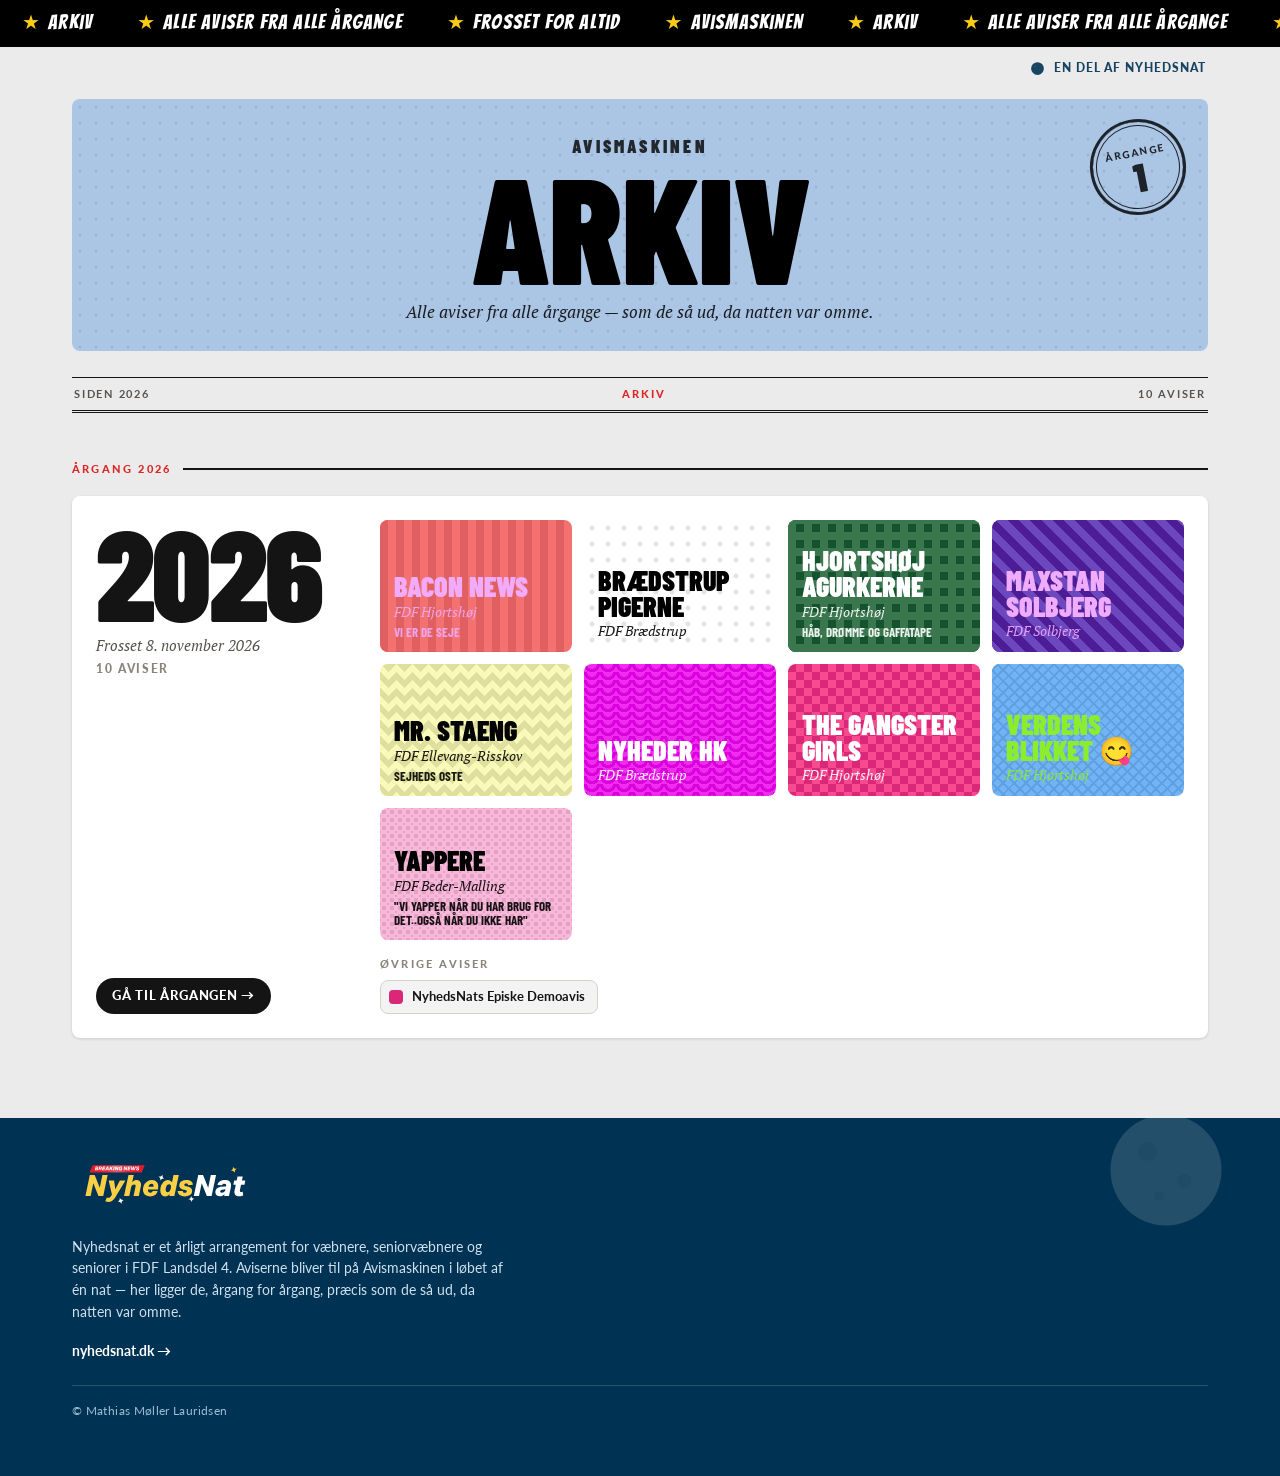
<file: index.html>
<!doctype html>
<html lang="da">
	<head>
		<meta charset="utf-8" />
		<link rel="icon" href="/favicon.svg" />
		<meta name="viewport" content="width=device-width, initial-scale=1" />
		<!--12qhfyh--><link rel="preconnect" href="https://fonts.googleapis.com"/> <link rel="preconnect" href="https://fonts.gstatic.com" crossorigin="anonymous"/> <link rel="stylesheet" href="https://fonts.googleapis.com/css2?family=Barlow+Condensed:wght@400;600;700;900&amp;family=Bangers&amp;family=Lato:wght@400;700;900&amp;family=PT+Serif:ital,wght@0,400;0,700;1,400&amp;display=swap"/> <meta name="author" content="Mathias Møller Lauridsen"/> <meta property="og:site_name" content="NyhedsNat"/> <meta property="og:locale" content="da_DK"/><!----><!--1uha8ag--><meta name="description" content="Alle aviser fra NyhedsNat, årgang for årgang — frosset præcis som de så ud, da natten var omme."/> <link rel="canonical" href="https://arkiv.avismaskinen.dk/"/> <meta property="og:type" content="website"/> <meta property="og:title" content="Arkiv — Avismaskinen"/> <meta property="og:description" content="Alle aviser fra NyhedsNat, årgang for årgang — frosset præcis som de så ud, da natten var omme."/> <meta property="og:url" content="https://arkiv.avismaskinen.dk/"/><!----><title>Arkiv — Avismaskinen</title>
		<link href="/_app/immutable/assets/_layout.ph9RTfoN.css" rel="stylesheet">
	</head>
	<body data-sveltekit-preload-data="hover">
		<div style="display: contents"><!--[--><!--[0--><!--[--><div class="relative overflow-hidden border-b-3 border-black bg-black font-bangers text-[20px] tracking-[0.06em] text-white" aria-hidden="true"><div class="flex w-max"><div class="flex flex-none animate-marquee py-[7px] whitespace-nowrap"><!--[--><!--[--><span class="px-[1.1em]"><span class="mr-[0.35em] text-news-yellow">★</span>Arkiv</span><span class="px-[1.1em]"><span class="mr-[0.35em] text-news-yellow">★</span>Alle aviser fra alle årgange</span><span class="px-[1.1em]"><span class="mr-[0.35em] text-news-yellow">★</span>Frosset for altid</span><span class="px-[1.1em]"><span class="mr-[0.35em] text-news-yellow">★</span>Avismaskinen</span><!--]--><!--[--><span class="px-[1.1em]"><span class="mr-[0.35em] text-news-yellow">★</span>Arkiv</span><span class="px-[1.1em]"><span class="mr-[0.35em] text-news-yellow">★</span>Alle aviser fra alle årgange</span><span class="px-[1.1em]"><span class="mr-[0.35em] text-news-yellow">★</span>Frosset for altid</span><span class="px-[1.1em]"><span class="mr-[0.35em] text-news-yellow">★</span>Avismaskinen</span><!--]--><!--[--><span class="px-[1.1em]"><span class="mr-[0.35em] text-news-yellow">★</span>Arkiv</span><span class="px-[1.1em]"><span class="mr-[0.35em] text-news-yellow">★</span>Alle aviser fra alle årgange</span><span class="px-[1.1em]"><span class="mr-[0.35em] text-news-yellow">★</span>Frosset for altid</span><span class="px-[1.1em]"><span class="mr-[0.35em] text-news-yellow">★</span>Avismaskinen</span><!--]--><!--[--><span class="px-[1.1em]"><span class="mr-[0.35em] text-news-yellow">★</span>Arkiv</span><span class="px-[1.1em]"><span class="mr-[0.35em] text-news-yellow">★</span>Alle aviser fra alle årgange</span><span class="px-[1.1em]"><span class="mr-[0.35em] text-news-yellow">★</span>Frosset for altid</span><span class="px-[1.1em]"><span class="mr-[0.35em] text-news-yellow">★</span>Avismaskinen</span><!--]--><!--]--></div><!----> <div class="flex flex-none animate-marquee py-[7px] whitespace-nowrap"><!--[--><!--[--><span class="px-[1.1em]"><span class="mr-[0.35em] text-news-yellow">★</span>Arkiv</span><span class="px-[1.1em]"><span class="mr-[0.35em] text-news-yellow">★</span>Alle aviser fra alle årgange</span><span class="px-[1.1em]"><span class="mr-[0.35em] text-news-yellow">★</span>Frosset for altid</span><span class="px-[1.1em]"><span class="mr-[0.35em] text-news-yellow">★</span>Avismaskinen</span><!--]--><!--[--><span class="px-[1.1em]"><span class="mr-[0.35em] text-news-yellow">★</span>Arkiv</span><span class="px-[1.1em]"><span class="mr-[0.35em] text-news-yellow">★</span>Alle aviser fra alle årgange</span><span class="px-[1.1em]"><span class="mr-[0.35em] text-news-yellow">★</span>Frosset for altid</span><span class="px-[1.1em]"><span class="mr-[0.35em] text-news-yellow">★</span>Avismaskinen</span><!--]--><!--[--><span class="px-[1.1em]"><span class="mr-[0.35em] text-news-yellow">★</span>Arkiv</span><span class="px-[1.1em]"><span class="mr-[0.35em] text-news-yellow">★</span>Alle aviser fra alle årgange</span><span class="px-[1.1em]"><span class="mr-[0.35em] text-news-yellow">★</span>Frosset for altid</span><span class="px-[1.1em]"><span class="mr-[0.35em] text-news-yellow">★</span>Avismaskinen</span><!--]--><!--[--><span class="px-[1.1em]"><span class="mr-[0.35em] text-news-yellow">★</span>Arkiv</span><span class="px-[1.1em]"><span class="mr-[0.35em] text-news-yellow">★</span>Alle aviser fra alle årgange</span><span class="px-[1.1em]"><span class="mr-[0.35em] text-news-yellow">★</span>Frosset for altid</span><span class="px-[1.1em]"><span class="mr-[0.35em] text-news-yellow">★</span>Avismaskinen</span><!--]--><!--]--></div><!----></div></div> <!--[--><main class="mx-auto max-w-[1180px] px-[22px] pb-6"><div class="flex justify-end px-0.5 pt-3"><a class="inline-flex items-center gap-2 text-[12px] font-black tracking-[0.08em] text-natblaa uppercase no-underline opacity-90 hover:underline hover:underline-offset-3 hover:opacity-100" href="https://nyhedsnat.dk" target="_blank" rel="noopener"><svg class="size-[17px] flex-none" viewBox="0 0 40 40" aria-hidden="true"><circle class="fill-natblaa" cx="20" cy="20" r="15"></circle><circle cx="15" cy="15" r="2.4" class="fill-natblaa-lys"></circle><circle cx="25" cy="23" r="1.8" class="fill-natblaa-lys"></circle></svg> En del af NyhedsNat</a></div> <header class="relative mt-[22px] overflow-hidden rounded-card bg-masthead px-7 pt-[34px] pb-[26px] text-center text-black before:pointer-events-none before:absolute before:inset-0 before:bg-[radial-gradient(currentColor_1.5px,transparent_1.6px)] before:bg-size-[16px_16px] before:opacity-10 before:content-['']"><div class="absolute top-5 right-[22px] flex size-24 rotate-[-11deg] flex-col items-center justify-center rounded-full border-3 border-current opacity-82 shadow-[inset_0_0_0_3px_var(--color-masthead),inset_0_0_0_4px_currentColor] max-[621px]:hidden"><small class="mt-0.5 text-[10px] font-black tracking-[0.16em] uppercase">Årgange</small><b class="font-barlow text-[40px] leading-[0.8] font-black">1</b></div> <p class="relative font-barlow text-[18px] font-black tracking-[0.18em] uppercase opacity-80">Avismaskinen</p> <h1 class="relative mt-1 font-barlow text-[length:clamp(52px,13vw,150px)] leading-[0.82] font-black tracking-[-0.01em] text-balance uppercase">Arkiv</h1> <p class="relative mt-3 font-serif text-[17px] italic opacity-85">Alle aviser fra alle årgange — som de så ud, da natten var omme.</p></header> <div class="mt-[26px] mb-2 flex items-center justify-between gap-3 px-0.5 py-2 text-[11px] font-bold tracking-[0.16em] text-ink-soft uppercase [border-bottom:3px_double_var(--color-ink)] [border-top:1.5px_solid_var(--color-ink)]"><span>Siden 2026</span> <span class="font-black text-breaking">Arkiv</span> <span>10 aviser</span></div> <!--[--><section aria-labelledby="aargang-2026"><div class="mt-12 mb-1 flex items-center gap-3 text-[11px] font-black tracking-[0.2em] text-breaking uppercase after:h-0.5 after:flex-1 after:bg-ink after:content-['']">Årgang 2026</div>  <a class="group mt-[18px] grid gap-6 rounded-card bg-white p-5 text-ink no-underline shadow-[0_1px_3px_rgba(0,0,0,0.14)] transition-[translate,box-shadow] duration-160 ease-[ease] hover:-translate-y-1 hover:shadow-[0_18px_40px_rgba(0,0,0,0.18)] focus-visible:-translate-y-1 focus-visible:shadow-[0_0_0_3px_var(--color-paper),0_0_0_6px_var(--color-breaking)] focus-visible:outline-hidden md:grid-cols-[minmax(200px,260px)_1fr] md:p-6" href="/2026/"><div class="flex flex-col justify-between gap-4"><div><h2 id="aargang-2026" class="font-barlow text-[length:clamp(84px,12vw,128px)] leading-[0.8] font-black tracking-[-0.02em]">2026</h2> <p class="mt-3 font-serif text-[15px] text-ink-soft italic">Frosset <time datetime="2026-11-08T14:21:28.403Z">8. november 2026</time></p> <p class="mt-1 text-[12px] font-black tracking-[0.14em] text-ink-faint uppercase">10
							aviser</p></div> <span class="inline-flex w-fit items-center gap-2 rounded-full bg-ink px-4 py-2 text-[13px] font-black tracking-[0.06em] text-white uppercase transition-colors duration-160 group-hover:bg-breaking group-focus-visible:bg-breaking">Gå til årgangen →</span></div> <div class="min-w-0"><!--[0--><ul class="grid grid-cols-[repeat(auto-fill,minmax(170px,1fr))] gap-3"><!--[--><li class="relative flex min-h-[132px] flex-col justify-end overflow-hidden rounded-card bg-(--tile) px-3.5 pt-3 pb-3 text-(--fg)" style="--tile:#f47171;--fg:#f0abfc"><span aria-hidden="true" class="pointer-events-none absolute inset-0" style="background-image:repeating-linear-gradient(90deg,#e05f60 0 0.5rem,transparent 0.5rem 1rem)"></span> <span class="relative font-barlow text-[length:clamp(22px,2.2vw,28px)] leading-[0.92] font-black text-balance wrap-anywhere hyphens-auto uppercase">Bacon News</span> <!--[0--><span data-kreds="" class="relative mt-1 font-serif text-[14px] leading-[1.15] wrap-anywhere italic opacity-90">FDF Hjortshøj</span><!--]--> <!--[0--><span class="relative mt-1.5 font-barlow text-[13px] leading-[1.05] font-bold wrap-anywhere uppercase opacity-90">Vi er de seje</span><!--]--></li><li class="relative flex min-h-[132px] flex-col justify-end overflow-hidden rounded-card bg-(--tile) px-3.5 pt-3 pb-3 text-(--fg)" style="--tile:#ffffff;--fg:#000000"><span aria-hidden="true" class="pointer-events-none absolute inset-0" style="background-image:radial-gradient(#e4e4e4 22%,transparent 23%);background-size:1rem 1rem"></span> <span class="relative font-barlow text-[length:clamp(22px,2.2vw,28px)] leading-[0.92] font-black text-balance wrap-anywhere hyphens-auto uppercase">Brædstrup pigerne</span> <!--[0--><span data-kreds="" class="relative mt-1 font-serif text-[14px] leading-[1.15] wrap-anywhere italic opacity-90">FDF Brædstrup</span><!--]--> <!--[-1--><!--]--></li><li class="relative flex min-h-[132px] flex-col justify-end overflow-hidden rounded-card bg-(--tile) px-3.5 pt-3 pb-3 text-(--fg)" style="--tile:#14532d;--fg:#ffffff"><span aria-hidden="true" class="pointer-events-none absolute inset-0" style="background-image:repeating-linear-gradient(0deg,#3a764e 0 0.5rem,transparent 0.5rem 1rem),repeating-linear-gradient(90deg,#3a764e 0 0.5rem,transparent 0.5rem 1rem)"></span> <span class="relative font-barlow text-[length:clamp(22px,2.2vw,28px)] leading-[0.92] font-black text-balance wrap-anywhere hyphens-auto uppercase">Hjortshøj agurkerne</span> <!--[0--><span data-kreds="" class="relative mt-1 font-serif text-[14px] leading-[1.15] wrap-anywhere italic opacity-90">FDF Hjortshøj</span><!--]--> <!--[0--><span class="relative mt-1.5 font-barlow text-[13px] leading-[1.05] font-bold wrap-anywhere uppercase opacity-90">Håb, drømme og gaffatape</span><!--]--></li><li class="relative flex min-h-[132px] flex-col justify-end overflow-hidden rounded-card bg-(--tile) px-3.5 pt-3 pb-3 text-(--fg)" style="--tile:#4c1d95;--fg:#f0abfc"><span aria-hidden="true" class="pointer-events-none absolute inset-0" style="background-image:repeating-linear-gradient(45deg,#6d47be 0 0.5rem,transparent 0.5rem 1rem)"></span> <span class="relative font-barlow text-[length:clamp(22px,2.2vw,28px)] leading-[0.92] font-black text-balance wrap-anywhere hyphens-auto uppercase">Maxstan Solbjerg</span> <!--[0--><span data-kreds="" class="relative mt-1 font-serif text-[14px] leading-[1.15] wrap-anywhere italic opacity-90">FDF Solbjerg</span><!--]--> <!--[-1--><!--]--></li><li class="relative flex min-h-[132px] flex-col justify-end overflow-hidden rounded-card bg-(--tile) px-3.5 pt-3 pb-3 text-(--fg)" style="--tile:#f9f9b8;--fg:#030303"><span aria-hidden="true" class="pointer-events-none absolute inset-0" style="background-image:linear-gradient(135deg,#dfdf9f 25%,transparent 25%),linear-gradient(225deg,#dfdf9f 25%,transparent 25%),linear-gradient(315deg,#dfdf9f 25%,transparent 25%),linear-gradient(45deg,#dfdf9f 25%,transparent 25%);background-position:-0.5rem 0,-0.5rem 0,0 0,0 0;background-size:1rem 1rem"></span> <span class="relative font-barlow text-[length:clamp(22px,2.2vw,28px)] leading-[0.92] font-black text-balance wrap-anywhere hyphens-auto uppercase">Mr. Staeng</span> <!--[0--><span data-kreds="" class="relative mt-1 font-serif text-[14px] leading-[1.15] wrap-anywhere italic opacity-90">FDF Ellevang-Risskov</span><!--]--> <!--[0--><span class="relative mt-1.5 font-barlow text-[13px] leading-[1.05] font-bold wrap-anywhere uppercase opacity-90">SEJHEDS OSTE</span><!--]--></li><li class="relative flex min-h-[132px] flex-col justify-end overflow-hidden rounded-card bg-(--tile) px-3.5 pt-3 pb-3 text-(--fg)" style="--tile:#ee2bee;--fg:#ffffff"><span aria-hidden="true" class="pointer-events-none absolute inset-0" style="background-image:radial-gradient(circle at 50% 0,transparent 0 0.32rem,#da00db 0.32rem 0.5rem,transparent 0.5rem);background-size:1rem 0.5rem"></span> <span class="relative font-barlow text-[length:clamp(22px,2.2vw,28px)] leading-[0.92] font-black text-balance wrap-anywhere hyphens-auto uppercase">nyheder hk</span> <!--[0--><span data-kreds="" class="relative mt-1 font-serif text-[14px] leading-[1.15] wrap-anywhere italic opacity-90">FDF Brædstrup</span><!--]--> <!--[-1--><!--]--></li><li class="relative flex min-h-[132px] flex-col justify-end overflow-hidden rounded-card bg-(--tile) px-3.5 pt-3 pb-3 text-(--fg)" style="--tile:#db2777;--fg:#ffffff"><span aria-hidden="true" class="pointer-events-none absolute inset-0" style="background-image:conic-gradient(#f9498f 25%,transparent 25% 50%,#f9498f 50% 75%,transparent 75%);background-size:1rem 1rem"></span> <span class="relative font-barlow text-[length:clamp(22px,2.2vw,28px)] leading-[0.92] font-black text-balance wrap-anywhere hyphens-auto uppercase">The Gangster Girls</span> <!--[0--><span data-kreds="" class="relative mt-1 font-serif text-[14px] leading-[1.15] wrap-anywhere italic opacity-90">FDF Hjortshøj</span><!--]--> <!--[-1--><!--]--></li><li class="relative flex min-h-[132px] flex-col justify-end overflow-hidden rounded-card bg-(--tile) px-3.5 pt-3 pb-3 text-(--fg)" style="--tile:#71b3f4;--fg:#8cee2b"><span aria-hidden="true" class="pointer-events-none absolute inset-0" style="background-image:repeating-linear-gradient(45deg,#5fa0e0 0 0.125rem,transparent 0.125rem 0.5rem),repeating-linear-gradient(-45deg,#5fa0e0 0 0.125rem,transparent 0.125rem 0.5rem)"></span> <span class="relative font-barlow text-[length:clamp(22px,2.2vw,28px)] leading-[0.92] font-black text-balance wrap-anywhere hyphens-auto uppercase">verdens blikket 😋</span> <!--[0--><span data-kreds="" class="relative mt-1 font-serif text-[14px] leading-[1.15] wrap-anywhere italic opacity-90">FDF Hjortshøj</span><!--]--> <!--[-1--><!--]--></li><li class="relative flex min-h-[132px] flex-col justify-end overflow-hidden rounded-card bg-(--tile) px-3.5 pt-3 pb-3 text-(--fg)" style="--tile:#f9b8d9;--fg:#000000"><span aria-hidden="true" class="pointer-events-none absolute inset-0" style="background-image:radial-gradient(circle,#e2a2c3 0 0.14rem,transparent 0.15rem),radial-gradient(circle,#e2a2c3 0 0.08rem,transparent 0.09rem);background-size:0.5rem 0.5rem;background-position:0 0,0.25rem 0.25rem"></span> <span class="relative font-barlow text-[length:clamp(22px,2.2vw,28px)] leading-[0.92] font-black text-balance wrap-anywhere hyphens-auto uppercase">Yappere</span> <!--[0--><span data-kreds="" class="relative mt-1 font-serif text-[14px] leading-[1.15] wrap-anywhere italic opacity-90">FDF Beder-Malling</span><!--]--> <!--[0--><span class="relative mt-1.5 font-barlow text-[13px] leading-[1.05] font-bold wrap-anywhere uppercase opacity-90">"Vi yapper når du har brug for det..også når du ikke har"</span><!--]--></li><!--]--></ul><!--]--> <!--[0--><p class="mt-4 mb-2 text-[11px] font-black tracking-[0.2em] text-ink-faint uppercase">Øvrige aviser</p> <ul class="flex flex-wrap gap-2"><!--[--><li class="inline-flex items-center gap-[9px] rounded-card border border-line bg-paper/60 py-1.5 pr-3 pl-2 text-[13px] font-bold"><span class="size-3.5 flex-none rounded-[4px]" style="background:#db2777"></span> NyhedsNats Episke Demoavis</li><!--]--></ul><!--]--></div></a></section><!--]--></main><!--]--><!----> <footer class="relative mt-14 overflow-hidden bg-natblaa text-nat-tekst"><svg class="pointer-events-none absolute -top-[22px] right-10 size-[148px] opacity-15" viewBox="0 0 40 40" aria-hidden="true"><circle cx="20" cy="20" r="15" fill="#eef3f1"></circle><circle cx="15" cy="15" r="2.6" fill="#cdd8db"></circle><circle cx="25" cy="23" r="1.9" fill="#cdd8db"></circle><circle cx="18" cy="27" r="1.3" fill="#cdd8db"></circle></svg> <div class="relative mx-auto flex max-w-[1180px] flex-col items-start gap-[18px] px-[22px] pt-11 pb-14"><img class="block h-[52px] w-auto" alt="NyhedsNat" src="/logo.svg"/> <p class="mt-1 max-w-[54ch] text-[14px] leading-[1.55] text-nat-tekst">Nyhedsnat er et årligt arrangement for væbnere, seniorvæbnere og seniorer i FDF Landsdel 4.
			Aviserne bliver til på Avismaskinen i løbet af én nat — her ligger de, årgang for årgang,
			præcis som de så ud, da natten var omme.</p> <a class="text-[14px] font-bold text-white no-underline hover:text-nat-guld" href="https://nyhedsnat.dk" target="_blank" rel="noopener">nyhedsnat.dk →</a> <div class="mt-1.5 flex items-center gap-[11px] self-stretch border-t border-white/16 pt-4 text-[12px] tracking-[0.03em] text-nat-daempet"><span>© Mathias Møller Lauridsen</span></div></div></footer><!--]--><!--]--> <!--[-1--><!--]--><!--]--></div>
	<!-- Cloudflare Web Analytics --><script type='module' src='https://static.cloudflareinsights.com/beacon.min.js' data-cf-beacon='{"token": "86b223e897fc4007b7773f8ac3aa7174"}'></script><!-- End Cloudflare Web Analytics --></body>
</html>
</file>
<file: _app/immutable/assets/_layout.ph9RTfoN.css>
/*! tailwindcss v4.3.0 | MIT License | https://tailwindcss.com */
@layer properties{@supports (((-webkit-hyphens:none)) and (not (margin-trim:inline))) or ((-moz-orient:inline) and (not (color:rgb(from red r g b)))){*,:before,:after,::backdrop{--tw-rotate-x:initial;--tw-rotate-y:initial;--tw-rotate-z:initial;--tw-skew-x:initial;--tw-skew-y:initial;--tw-border-style:solid;--tw-leading:initial;--tw-font-weight:initial;--tw-tracking:initial;--tw-shadow:0 0 #0000;--tw-shadow-color:initial;--tw-shadow-alpha:100%;--tw-inset-shadow:0 0 #0000;--tw-inset-shadow-color:initial;--tw-inset-shadow-alpha:100%;--tw-ring-color:initial;--tw-ring-shadow:0 0 #0000;--tw-inset-ring-color:initial;--tw-inset-ring-shadow:0 0 #0000;--tw-ring-inset:initial;--tw-ring-offset-width:0px;--tw-ring-offset-color:#fff;--tw-ring-offset-shadow:0 0 #0000;--tw-blur:initial;--tw-brightness:initial;--tw-contrast:initial;--tw-grayscale:initial;--tw-hue-rotate:initial;--tw-invert:initial;--tw-opacity:initial;--tw-saturate:initial;--tw-sepia:initial;--tw-drop-shadow:initial;--tw-drop-shadow-color:initial;--tw-drop-shadow-alpha:100%;--tw-drop-shadow-size:initial;--tw-duration:initial;--tw-ease:initial;--tw-content:"";--tw-translate-x:0;--tw-translate-y:0;--tw-translate-z:0}}}@layer theme{:root,:host{--font-sans:"Lato", system-ui, sans-serif;--font-serif:"PT Serif", Georgia, serif;--font-mono:ui-monospace, SFMono-Regular, Menlo, Monaco, Consolas, "Liberation Mono", "Courier New", monospace;--color-red-50:oklch(97.1% .013 17.38);--color-black:#000;--color-white:#fff;--spacing:.25rem;--text-xs:.75rem;--text-xs--line-height:calc(1 / .75);--text-sm:.875rem;--text-sm--line-height:calc(1.25 / .875);--text-xl:1.25rem;--text-xl--line-height:calc(1.75 / 1.25);--text-2xl:1.5rem;--text-2xl--line-height:calc(2 / 1.5);--font-weight-bold:700;--font-weight-black:900;--tracking-wide:.025em;--animate-ping:ping 1s cubic-bezier(0, 0, .2, 1) infinite;--aspect-video:16 / 9;--default-transition-duration:.15s;--default-transition-timing-function:cubic-bezier(.4, 0, .2, 1);--default-font-family:var(--font-sans);--default-mono-font-family:var(--font-mono);--font-headline:var(--font-headline-family,Georgia, serif);--font-title:var(--font-title-family,Georgia, serif);--font-body:var(--font-body-family,Georgia, serif);--font-ticker:var(--font-ticker-family,sans-serif);--font-ui:var(--font-ui-family,sans-serif);--color-paper:#ebebeb;--color-ink:#141414;--color-ink-soft:#57534e;--color-ink-faint:#8a857c;--color-line:#d6d3cc;--color-breaking:#dc2626;--color-masthead:#abc5e5;--color-news-yellow:#facc15;--color-natblaa:#003253;--color-natblaa-lys:#0a4a70;--color-nat-tekst:#cfe0ee;--color-nat-daempet:#9fbcd2;--color-nat-guld:#f1bb0e;--font-barlow:"Barlow Condensed", "Arial Narrow", sans-serif;--font-bangers:"Bangers", system-ui, cursive;--radius-card:8px;--animate-marquee:marquee 60s linear infinite}}@layer base{*,:after,:before,::backdrop{box-sizing:border-box;border:0 solid;margin:0;padding:0}::file-selector-button{box-sizing:border-box;border:0 solid;margin:0;padding:0}html,:host{-webkit-text-size-adjust:100%;tab-size:4;line-height:1.5;font-family:var(--default-font-family,ui-sans-serif, system-ui, sans-serif, "Apple Color Emoji", "Segoe UI Emoji", "Segoe UI Symbol", "Noto Color Emoji");font-feature-settings:var(--default-font-feature-settings,normal);font-variation-settings:var(--default-font-variation-settings,normal);-webkit-tap-highlight-color:transparent}hr{height:0;color:inherit;border-top-width:1px}abbr:where([title]){text-decoration:underline dotted}h1,h2,h3,h4,h5,h6{font-size:inherit;font-weight:inherit}a{color:inherit;-webkit-text-decoration:inherit;-webkit-text-decoration:inherit;-webkit-text-decoration:inherit;text-decoration:inherit}b,strong{font-weight:bolder}code,kbd,samp,pre{font-family:var(--default-mono-font-family,ui-monospace, SFMono-Regular, Menlo, Monaco, Consolas, "Liberation Mono", "Courier New", monospace);font-feature-settings:var(--default-mono-font-feature-settings,normal);font-variation-settings:var(--default-mono-font-variation-settings,normal);font-size:1em}small{font-size:80%}sub,sup{vertical-align:baseline;font-size:75%;line-height:0;position:relative}sub{bottom:-.25em}sup{top:-.5em}table{text-indent:0;border-color:inherit;border-collapse:collapse}:-moz-focusring{outline:auto}progress{vertical-align:baseline}summary{display:list-item}ol,ul,menu{list-style:none}img,svg,video,canvas,audio,iframe,embed,object{vertical-align:middle;display:block}img,video{max-width:100%;height:auto}button,input,select,optgroup,textarea{font:inherit;font-feature-settings:inherit;font-variation-settings:inherit;letter-spacing:inherit;color:inherit;opacity:1;background-color:#0000;border-radius:0}::file-selector-button{font:inherit;font-feature-settings:inherit;font-variation-settings:inherit;letter-spacing:inherit;color:inherit;opacity:1;background-color:#0000;border-radius:0}:where(select:is([multiple],[size])) optgroup{font-weight:bolder}:where(select:is([multiple],[size])) optgroup option{padding-inline-start:20px}::file-selector-button{margin-inline-end:4px}::placeholder{opacity:1}@supports (not ((-webkit-appearance:-apple-pay-button))) or (contain-intrinsic-size:1px){::placeholder{color:currentColor}@supports (color:color-mix(in lab, red, red)){::placeholder{color:color-mix(in oklab, currentcolor 50%, transparent)}}}textarea{resize:vertical}::-webkit-search-decoration{-webkit-appearance:none}::-webkit-date-and-time-value{min-height:1lh;text-align:inherit}::-webkit-datetime-edit{display:inline-flex}::-webkit-datetime-edit-fields-wrapper{padding:0}::-webkit-datetime-edit{padding-block:0}::-webkit-datetime-edit-year-field{padding-block:0}::-webkit-datetime-edit-month-field{padding-block:0}::-webkit-datetime-edit-day-field{padding-block:0}::-webkit-datetime-edit-hour-field{padding-block:0}::-webkit-datetime-edit-minute-field{padding-block:0}::-webkit-datetime-edit-second-field{padding-block:0}::-webkit-datetime-edit-millisecond-field{padding-block:0}::-webkit-datetime-edit-meridiem-field{padding-block:0}::-webkit-calendar-picker-indicator{line-height:1}:-moz-ui-invalid{box-shadow:none}button,input:where([type=button],[type=reset],[type=submit]){appearance:button}::file-selector-button{appearance:button}::-webkit-inner-spin-button{height:auto}::-webkit-outer-spin-button{height:auto}[hidden]:where(:not([hidden=until-found])){display:none!important}:root{color-scheme:light;-webkit-tap-highlight-color:initial}body{background:var(--color-paper);color:var(--color-ink);-webkit-font-smoothing:antialiased;min-height:100vh;font-size:16px;line-height:1.5}@media (prefers-reduced-motion:reduce){*{transition:none!important;animation:none!important}}}@layer components;@layer utilities{.pointer-events-none{pointer-events:none}.collapse{visibility:collapse}.invisible{visibility:hidden}.visible{visibility:visible}.sr-only{clip-path:inset(50%);white-space:nowrap;border-width:0;width:1px;height:1px;margin:-1px;padding:0;position:absolute;overflow:hidden}.absolute{position:absolute}.fixed{position:fixed}.relative{position:relative}.static{position:static}.inset-0{inset:calc(var(--spacing) * 0)}.-top-\[22px\]{top:-22px}.top-2{top:calc(var(--spacing) * 2)}.top-5{top:calc(var(--spacing) * 5)}.right-10{right:calc(var(--spacing) * 10)}.right-\[22px\]{right:22px}.left-2{left:calc(var(--spacing) * 2)}.-z-10{z-index:calc(10 * -1)}.z-10{z-index:10}.container{width:100%}@media (width>=40rem){.container{max-width:40rem}}@media (width>=48rem){.container{max-width:48rem}}@media (width>=64rem){.container{max-width:64rem}}@media (width>=80rem){.container{max-width:80rem}}@media (width>=96rem){.container{max-width:96rem}}.mx-auto{margin-inline:auto}.mt-0\.5{margin-top:calc(var(--spacing) * .5)}.mt-1{margin-top:calc(var(--spacing) * 1)}.mt-1\.5{margin-top:calc(var(--spacing) * 1.5)}.mt-2{margin-top:calc(var(--spacing) * 2)}.mt-3{margin-top:calc(var(--spacing) * 3)}.mt-4{margin-top:calc(var(--spacing) * 4)}.mt-6{margin-top:calc(var(--spacing) * 6)}.mt-8{margin-top:calc(var(--spacing) * 8)}.mt-12{margin-top:calc(var(--spacing) * 12)}.mt-14{margin-top:calc(var(--spacing) * 14)}.mt-\[18px\]{margin-top:18px}.mt-\[22px\]{margin-top:22px}.mt-\[26px\]{margin-top:26px}.mt-\[34px\]{margin-top:34px}.mr-\[0\.35em\]{margin-right:.35em}.mb-1{margin-bottom:calc(var(--spacing) * 1)}.mb-2{margin-bottom:calc(var(--spacing) * 2)}.block{display:block}.contents{display:contents}.flex{display:flex}.grid{display:grid}.hidden{display:none}.inline{display:inline}.inline-flex{display:inline-flex}.table{display:table}.aspect-video{aspect-ratio:var(--aspect-video)}.size-2\.5{width:calc(var(--spacing) * 2.5);height:calc(var(--spacing) * 2.5)}.size-3\.5{width:calc(var(--spacing) * 3.5);height:calc(var(--spacing) * 3.5)}.size-24{width:calc(var(--spacing) * 24);height:calc(var(--spacing) * 24)}.size-\[17px\]{width:17px;height:17px}.size-\[148px\]{width:148px;height:148px}.size-full{width:100%;height:100%}.h-1{height:calc(var(--spacing) * 1)}.h-8{height:calc(var(--spacing) * 8)}.h-9{height:calc(var(--spacing) * 9)}.h-16{height:calc(var(--spacing) * 16)}.h-\[52px\]{height:52px}.h-full{height:100%}.min-h-0{min-height:calc(var(--spacing) * 0)}.min-h-\[132px\]{min-height:132px}.w-1{width:calc(var(--spacing) * 1)}.w-\[2\.5px\]{width:2.5px}.w-auto{width:auto}.w-fit{width:fit-content}.w-full{width:100%}.w-max{width:max-content}.max-w-\[54ch\]{max-width:54ch}.max-w-\[1180px\]{max-width:1180px}.min-w-0{min-width:calc(var(--spacing) * 0)}.flex-1{flex:1}.flex-none{flex:none}.shrink{flex-shrink:1}.shrink-0{flex-shrink:0}.flex-grow,.grow{flex-grow:1}.grow-0{flex-grow:0}.rotate-\[-11deg\]{rotate:-11deg}.transform{transform:var(--tw-rotate-x,) var(--tw-rotate-y,) var(--tw-rotate-z,) var(--tw-skew-x,) var(--tw-skew-y,)}.animate-marquee{animation:var(--animate-marquee)}.animate-ping{animation:var(--animate-ping)}.cursor-text{cursor:text}.resize{resize:both}.scroll-mb-28{scroll-margin-bottom:calc(var(--spacing) * 28)}.grid-cols-\[repeat\(auto-fill\,minmax\(170px\,1fr\)\)\]{grid-template-columns:repeat(auto-fill,minmax(170px,1fr))}.flex-col{flex-direction:column}.flex-col-reverse{flex-direction:column-reverse}.flex-row-reverse{flex-direction:row-reverse}.flex-wrap{flex-wrap:wrap}.items-center{align-items:center}.items-start{align-items:flex-start}.items-stretch{align-items:stretch}.justify-between{justify-content:space-between}.justify-center{justify-content:center}.justify-end{justify-content:flex-end}.gap-1\.5{gap:calc(var(--spacing) * 1.5)}.gap-2{gap:calc(var(--spacing) * 2)}.gap-3{gap:calc(var(--spacing) * 3)}.gap-4{gap:calc(var(--spacing) * 4)}.gap-6{gap:calc(var(--spacing) * 6)}.gap-\[9px\]{gap:9px}.gap-\[11px\]{gap:11px}.gap-\[18px\]{gap:18px}.gap-x-2{column-gap:calc(var(--spacing) * 2)}.gap-y-1{row-gap:calc(var(--spacing) * 1)}.self-center{align-self:center}.self-stretch{align-self:stretch}.overflow-hidden{overflow:hidden}.rounded{border-radius:.25rem}.rounded-\[4px\]{border-radius:4px}.rounded-\[10px\]{border-radius:10px}.rounded-card{border-radius:var(--radius-card)}.rounded-full{border-radius:3.40282e38px}.border{border-style:var(--tw-border-style);border-width:1px}.border-2{border-style:var(--tw-border-style);border-width:2px}.border-3{border-style:var(--tw-border-style);border-width:3px}.border-\[1\.5px\]{border-style:var(--tw-border-style);border-width:1.5px}.border-t{border-top-style:var(--tw-border-style);border-top-width:1px}.border-b-3{border-bottom-style:var(--tw-border-style);border-bottom-width:3px}.border-dashed{--tw-border-style:dashed;border-style:dashed}.border-\(--blaek\){border-color:var(--blaek)}.border-\(--roed\){border-color:var(--roed)}.border-\(--svag\){border-color:var(--svag)}.border-black{border-color:var(--color-black)}.border-current{border-color:currentColor}.border-line{border-color:var(--color-line)}.border-white\/16{border-color:#ffffff29}@supports (color:color-mix(in lab, red, red)){.border-white\/16{border-color:color-mix(in oklab, var(--color-white) 16%, transparent)}}.bg-\(--blaek\){background-color:var(--blaek)}.bg-\(--tile\){background-color:var(--tile)}.bg-\[var\(--card-bg\)\]{background-color:var(--card-bg)}.bg-black{background-color:var(--color-black)}.bg-current{background-color:currentColor}.bg-ink{background-color:var(--color-ink)}.bg-masthead{background-color:var(--color-masthead)}.bg-natblaa{background-color:var(--color-natblaa)}.bg-paper\/60{background-color:#ebebeb99}@supports (color:color-mix(in lab, red, red)){.bg-paper\/60{background-color:color-mix(in oklab, var(--color-paper) 60%, transparent)}}.bg-red-50{background-color:var(--color-red-50)}.bg-transparent{background-color:#0000}.bg-white{background-color:var(--color-white)}.fill-natblaa{fill:var(--color-natblaa)}.fill-natblaa-lys{fill:var(--color-natblaa-lys)}.object-cover{object-fit:cover}.p-5{padding:calc(var(--spacing) * 5)}.px-0\.5{padding-inline:calc(var(--spacing) * .5)}.px-2{padding-inline:calc(var(--spacing) * 2)}.px-3{padding-inline:calc(var(--spacing) * 3)}.px-3\.5{padding-inline:calc(var(--spacing) * 3.5)}.px-4{padding-inline:calc(var(--spacing) * 4)}.px-6{padding-inline:calc(var(--spacing) * 6)}.px-7{padding-inline:calc(var(--spacing) * 7)}.px-\[1\.1em\]{padding-inline:1.1em}.px-\[22px\]{padding-inline:22px}.py-1{padding-block:calc(var(--spacing) * 1)}.py-1\.5{padding-block:calc(var(--spacing) * 1.5)}.py-2{padding-block:calc(var(--spacing) * 2)}.py-16{padding-block:calc(var(--spacing) * 16)}.py-\[7px\]{padding-block:7px}.pt-3{padding-top:calc(var(--spacing) * 3)}.pt-4{padding-top:calc(var(--spacing) * 4)}.pt-11{padding-top:calc(var(--spacing) * 11)}.pt-\[34px\]{padding-top:34px}.pr-3{padding-right:calc(var(--spacing) * 3)}.pr-5{padding-right:calc(var(--spacing) * 5)}.pb-3{padding-bottom:calc(var(--spacing) * 3)}.pb-6{padding-bottom:calc(var(--spacing) * 6)}.pb-14{padding-bottom:calc(var(--spacing) * 14)}.pb-\[26px\]{padding-bottom:26px}.pb-\[30px\]{padding-bottom:30px}.pl-2{padding-left:calc(var(--spacing) * 2)}.text-center{text-align:center}.font-bangers{font-family:var(--font-bangers)}.font-barlow{font-family:var(--font-barlow)}.font-headline{font-family:var(--font-headline-family,Georgia, serif)}.font-serif{font-family:var(--font-serif)}.font-ticker{font-family:var(--font-ticker-family,sans-serif)}.font-ui{font-family:var(--font-ui-family,sans-serif)}.text-2xl{font-size:var(--text-2xl);line-height:var(--tw-leading,var(--text-2xl--line-height))}.text-sm{font-size:var(--text-sm);line-height:var(--tw-leading,var(--text-sm--line-height))}.text-xl{font-size:var(--text-xl);line-height:var(--tw-leading,var(--text-xl--line-height))}.text-xs{font-size:var(--text-xs);line-height:var(--tw-leading,var(--text-xs--line-height))}.text-\[10px\]{font-size:10px}.text-\[11px\]{font-size:11px}.text-\[12px\]{font-size:12px}.text-\[13px\]{font-size:13px}.text-\[14px\]{font-size:14px}.text-\[15px\]{font-size:15px}.text-\[17px\]{font-size:17px}.text-\[18px\]{font-size:18px}.text-\[20px\]{font-size:20px}.text-\[22px\]{font-size:22px}.text-\[28px\]{font-size:28px}.text-\[40px\]{font-size:40px}.text-\[length\:clamp\(22px\,2\.2vw\,28px\)\]{font-size:clamp(22px,2.2vw,28px)}.text-\[length\:clamp\(46px\,11vw\,120px\)\]{font-size:clamp(46px,11vw,120px)}.text-\[length\:clamp\(52px\,13vw\,150px\)\]{font-size:clamp(52px,13vw,150px)}.text-\[length\:clamp\(84px\,12vw\,128px\)\]{font-size:clamp(84px,12vw,128px)}.leading-\[0\.8\]{--tw-leading:.8;line-height:.8}.leading-\[0\.82\]{--tw-leading:.82;line-height:.82}.leading-\[0\.92\]{--tw-leading:.92;line-height:.92}.leading-\[1\.05\]{--tw-leading:1.05;line-height:1.05}.leading-\[1\.15\]{--tw-leading:1.15;line-height:1.15}.leading-\[1\.55\]{--tw-leading:1.55;line-height:1.55}.leading-none{--tw-leading:1;line-height:1}.font-black{--tw-font-weight:var(--font-weight-black);font-weight:var(--font-weight-black)}.font-bold{--tw-font-weight:var(--font-weight-bold);font-weight:var(--font-weight-bold)}.tracking-\[-0\.01em\]{--tw-tracking:-.01em;letter-spacing:-.01em}.tracking-\[-0\.02em\]{--tw-tracking:-.02em;letter-spacing:-.02em}.tracking-\[0\.2em\]{--tw-tracking:.2em;letter-spacing:.2em}.tracking-\[0\.03em\]{--tw-tracking:.03em;letter-spacing:.03em}.tracking-\[0\.06em\]{--tw-tracking:.06em;letter-spacing:.06em}.tracking-\[0\.08em\]{--tw-tracking:.08em;letter-spacing:.08em}.tracking-\[0\.14em\]{--tw-tracking:.14em;letter-spacing:.14em}.tracking-\[0\.16em\]{--tw-tracking:.16em;letter-spacing:.16em}.tracking-\[0\.18em\]{--tw-tracking:.18em;letter-spacing:.18em}.tracking-wide{--tw-tracking:var(--tracking-wide);letter-spacing:var(--tracking-wide)}.text-balance{text-wrap:balance}.wrap-anywhere{overflow-wrap:anywhere}.hyphens-auto{hyphens:auto}.whitespace-nowrap{white-space:nowrap}.text-\(--blaek-2\){color:var(--blaek-2)}.text-\(--daempet\){color:var(--daempet)}.text-\(--fg\){color:var(--fg)}.text-\(--roed\){color:var(--roed)}.text-\(--tip\){color:var(--tip)}.text-\[var\(--card-fg\)\]{color:var(--card-fg)}.text-black{color:var(--color-black)}.text-breaking{color:var(--color-breaking)}.text-ink{color:var(--color-ink)}.text-ink-faint{color:var(--color-ink-faint)}.text-ink-soft{color:var(--color-ink-soft)}.text-nat-daempet{color:var(--color-nat-daempet)}.text-nat-tekst{color:var(--color-nat-tekst)}.text-natblaa{color:var(--color-natblaa)}.text-news-yellow{color:var(--color-news-yellow)}.text-transparent{color:#0000}.text-white{color:var(--color-white)}.uppercase{text-transform:uppercase}.italic{font-style:italic}.no-underline{text-decoration-line:none}.caret-transparent{caret-color:#0000}.opacity-0{opacity:0}.opacity-15{opacity:.15}.opacity-75{opacity:.75}.opacity-80{opacity:.8}.opacity-82{opacity:.82}.opacity-85{opacity:.85}.opacity-90{opacity:.9}.shadow-\[0_0_0_4px_rgb\(20_20_20\/0\.1\)\]{--tw-shadow:0 0 0 4px var(--tw-shadow-color,#1414141a);box-shadow:var(--tw-inset-shadow), var(--tw-inset-ring-shadow), var(--tw-ring-offset-shadow), var(--tw-ring-shadow), var(--tw-shadow)}.shadow-\[0_1px_3px_rgba\(0\,0\,0\,0\.14\)\]{--tw-shadow:0 1px 3px var(--tw-shadow-color,#00000024);box-shadow:var(--tw-inset-shadow), var(--tw-inset-ring-shadow), var(--tw-ring-offset-shadow), var(--tw-ring-shadow), var(--tw-shadow)}.shadow-\[inset_0_0_0_3px_var\(--color-masthead\)\,inset_0_0_0_4px_currentColor\]{--tw-shadow:inset 0 0 0 3px var(--tw-shadow-color,var(--color-masthead)), inset 0 0 0 4px var(--tw-shadow-color,currentColor);box-shadow:var(--tw-inset-shadow), var(--tw-inset-ring-shadow), var(--tw-ring-offset-shadow), var(--tw-ring-shadow), var(--tw-shadow)}.ring{--tw-ring-shadow:var(--tw-ring-inset,) 0 0 0 calc(1px + var(--tw-ring-offset-width)) var(--tw-ring-color,currentcolor);box-shadow:var(--tw-inset-shadow), var(--tw-inset-ring-shadow), var(--tw-ring-offset-shadow), var(--tw-ring-shadow), var(--tw-shadow)}.blur{--tw-blur:blur(8px);filter:var(--tw-blur,) var(--tw-brightness,) var(--tw-contrast,) var(--tw-grayscale,) var(--tw-hue-rotate,) var(--tw-invert,) var(--tw-saturate,) var(--tw-sepia,) var(--tw-drop-shadow,)}.invert{--tw-invert:invert(100%);filter:var(--tw-blur,) var(--tw-brightness,) var(--tw-contrast,) var(--tw-grayscale,) var(--tw-hue-rotate,) var(--tw-invert,) var(--tw-saturate,) var(--tw-sepia,) var(--tw-drop-shadow,)}.transition-\[border-color\,box-shadow\]{transition-property:border-color,box-shadow;transition-timing-function:var(--tw-ease,var(--default-transition-timing-function));transition-duration:var(--tw-duration,var(--default-transition-duration))}.transition-\[translate\,box-shadow\]{transition-property:translate,box-shadow;transition-timing-function:var(--tw-ease,var(--default-transition-timing-function));transition-duration:var(--tw-duration,var(--default-transition-duration))}.transition-colors{transition-property:color,background-color,border-color,outline-color,text-decoration-color,fill,stroke,--tw-gradient-from,--tw-gradient-via,--tw-gradient-to;transition-timing-function:var(--tw-ease,var(--default-transition-timing-function));transition-duration:var(--tw-duration,var(--default-transition-duration))}.duration-160{--tw-duration:.16s;transition-duration:.16s}.ease-\[ease\]{--tw-ease:ease;transition-timing-function:ease}.outline-none{--tw-outline-style:none;outline-style:none}.\[border-bottom\:3px_double_var\(--color-ink\)\]{border-bottom:3px double var(--color-ink)}.\[border-top\:1\.5px_solid_var\(--color-ink\)\]{border-top:1.5px solid var(--color-ink)}.group-hover\:bg-breaking:is(:where(.group):hover *),.group-focus-visible\:bg-breaking:is(:where(.group):focus-visible *){background-color:var(--color-breaking)}.selection\:bg-transparent ::selection,.selection\:bg-transparent::selection{background-color:#0000}.before\:pointer-events-none:before{content:var(--tw-content);pointer-events:none}.before\:absolute:before{content:var(--tw-content);position:absolute}.before\:inset-0:before{content:var(--tw-content);inset:calc(var(--spacing) * 0)}.before\:bg-\[radial-gradient\(currentColor_1\.5px\,transparent_1\.6px\)\]:before{content:var(--tw-content);background-image:radial-gradient(currentColor 1.5px,#0000 1.6px)}.before\:bg-size-\[16px_16px\]:before{content:var(--tw-content);background-size:16px 16px}.before\:opacity-10:before{content:var(--tw-content);opacity:.1}.before\:content-\[\'\'\]:before{--tw-content:"";content:var(--tw-content)}.after\:h-0\.5:after{content:var(--tw-content);height:calc(var(--spacing) * .5)}.after\:flex-1:after{content:var(--tw-content);flex:1}.after\:bg-ink:after{content:var(--tw-content);background-color:var(--color-ink)}.after\:content-\[\'\'\]:after{--tw-content:"";content:var(--tw-content)}.hover\:-translate-y-1:hover{--tw-translate-y:calc(var(--spacing) * -1);translate:var(--tw-translate-x) var(--tw-translate-y)}.hover\:bg-breaking:hover{background-color:var(--color-breaking)}.hover\:text-nat-guld:hover{color:var(--color-nat-guld)}.hover\:underline:hover{text-decoration-line:underline}.hover\:underline-offset-3:hover{text-underline-offset:3px}.hover\:opacity-100:hover{opacity:1}.hover\:shadow-\[0_18px_40px_rgba\(0\,0\,0\,0\.18\)\]:hover{--tw-shadow:0 18px 40px var(--tw-shadow-color,#0000002e);box-shadow:var(--tw-inset-shadow), var(--tw-inset-ring-shadow), var(--tw-ring-offset-shadow), var(--tw-ring-shadow), var(--tw-shadow)}.focus-visible\:-translate-y-1:focus-visible{--tw-translate-y:calc(var(--spacing) * -1);translate:var(--tw-translate-x) var(--tw-translate-y)}.focus-visible\:shadow-\[0_0_0_3px_var\(--color-paper\)\,0_0_0_6px_var\(--color-breaking\)\]:focus-visible{--tw-shadow:0 0 0 3px var(--tw-shadow-color,var(--color-paper)), 0 0 0 6px var(--tw-shadow-color,var(--color-breaking));box-shadow:var(--tw-inset-shadow), var(--tw-inset-ring-shadow), var(--tw-ring-offset-shadow), var(--tw-ring-shadow), var(--tw-shadow)}.focus-visible\:outline-hidden:focus-visible{--tw-outline-style:none;outline-style:none}@media (forced-colors:active){.focus-visible\:outline-hidden:focus-visible{outline-offset:2px;outline:2px solid #0000}}@media not all and (width>=621px){.max-\[621px\]\:hidden{display:none}}@media (width>=48rem){.md\:grid-cols-\[minmax\(200px\,260px\)_1fr\]{grid-template-columns:minmax(200px,260px) 1fr}.md\:p-6{padding:calc(var(--spacing) * 6)}}}@media (prefers-reduced-motion:no-preference){:root:not(.bevaegelse-stop) .klip-still{display:none!important}}@media (prefers-reduced-motion:reduce){.klip-video{display:none!important}}:root.bevaegelse-stop .klip-video{display:none!important}@media (prefers-reduced-motion:reduce){.badge-dot>.animate-ping{display:none}}:root.bevaegelse-stop .badge-dot>.animate-ping{display:none}@property --tw-rotate-x{syntax:"*";inherits:false}@property --tw-rotate-y{syntax:"*";inherits:false}@property --tw-rotate-z{syntax:"*";inherits:false}@property --tw-skew-x{syntax:"*";inherits:false}@property --tw-skew-y{syntax:"*";inherits:false}@property --tw-border-style{syntax:"*";inherits:false;initial-value:solid}@property --tw-leading{syntax:"*";inherits:false}@property --tw-font-weight{syntax:"*";inherits:false}@property --tw-tracking{syntax:"*";inherits:false}@property --tw-shadow{syntax:"*";inherits:false;initial-value:0 0 #0000}@property --tw-shadow-color{syntax:"*";inherits:false}@property --tw-shadow-alpha{syntax:"<percentage>";inherits:false;initial-value:100%}@property --tw-inset-shadow{syntax:"*";inherits:false;initial-value:0 0 #0000}@property --tw-inset-shadow-color{syntax:"*";inherits:false}@property --tw-inset-shadow-alpha{syntax:"<percentage>";inherits:false;initial-value:100%}@property --tw-ring-color{syntax:"*";inherits:false}@property --tw-ring-shadow{syntax:"*";inherits:false;initial-value:0 0 #0000}@property --tw-inset-ring-color{syntax:"*";inherits:false}@property --tw-inset-ring-shadow{syntax:"*";inherits:false;initial-value:0 0 #0000}@property --tw-ring-inset{syntax:"*";inherits:false}@property --tw-ring-offset-width{syntax:"<length>";inherits:false;initial-value:0}@property --tw-ring-offset-color{syntax:"*";inherits:false;initial-value:#fff}@property --tw-ring-offset-shadow{syntax:"*";inherits:false;initial-value:0 0 #0000}@property --tw-blur{syntax:"*";inherits:false}@property --tw-brightness{syntax:"*";inherits:false}@property --tw-contrast{syntax:"*";inherits:false}@property --tw-grayscale{syntax:"*";inherits:false}@property --tw-hue-rotate{syntax:"*";inherits:false}@property --tw-invert{syntax:"*";inherits:false}@property --tw-opacity{syntax:"*";inherits:false}@property --tw-saturate{syntax:"*";inherits:false}@property --tw-sepia{syntax:"*";inherits:false}@property --tw-drop-shadow{syntax:"*";inherits:false}@property --tw-drop-shadow-color{syntax:"*";inherits:false}@property --tw-drop-shadow-alpha{syntax:"<percentage>";inherits:false;initial-value:100%}@property --tw-drop-shadow-size{syntax:"*";inherits:false}@property --tw-duration{syntax:"*";inherits:false}@property --tw-ease{syntax:"*";inherits:false}@property --tw-content{syntax:"*";inherits:false;initial-value:""}@property --tw-translate-x{syntax:"*";inherits:false;initial-value:0}@property --tw-translate-y{syntax:"*";inherits:false;initial-value:0}@property --tw-translate-z{syntax:"*";inherits:false;initial-value:0}@keyframes ping{75%,to{opacity:0;transform:scale(2)}}@keyframes marquee{0%{transform:translate(0)}to{transform:translate(-100%)}}
</file>
